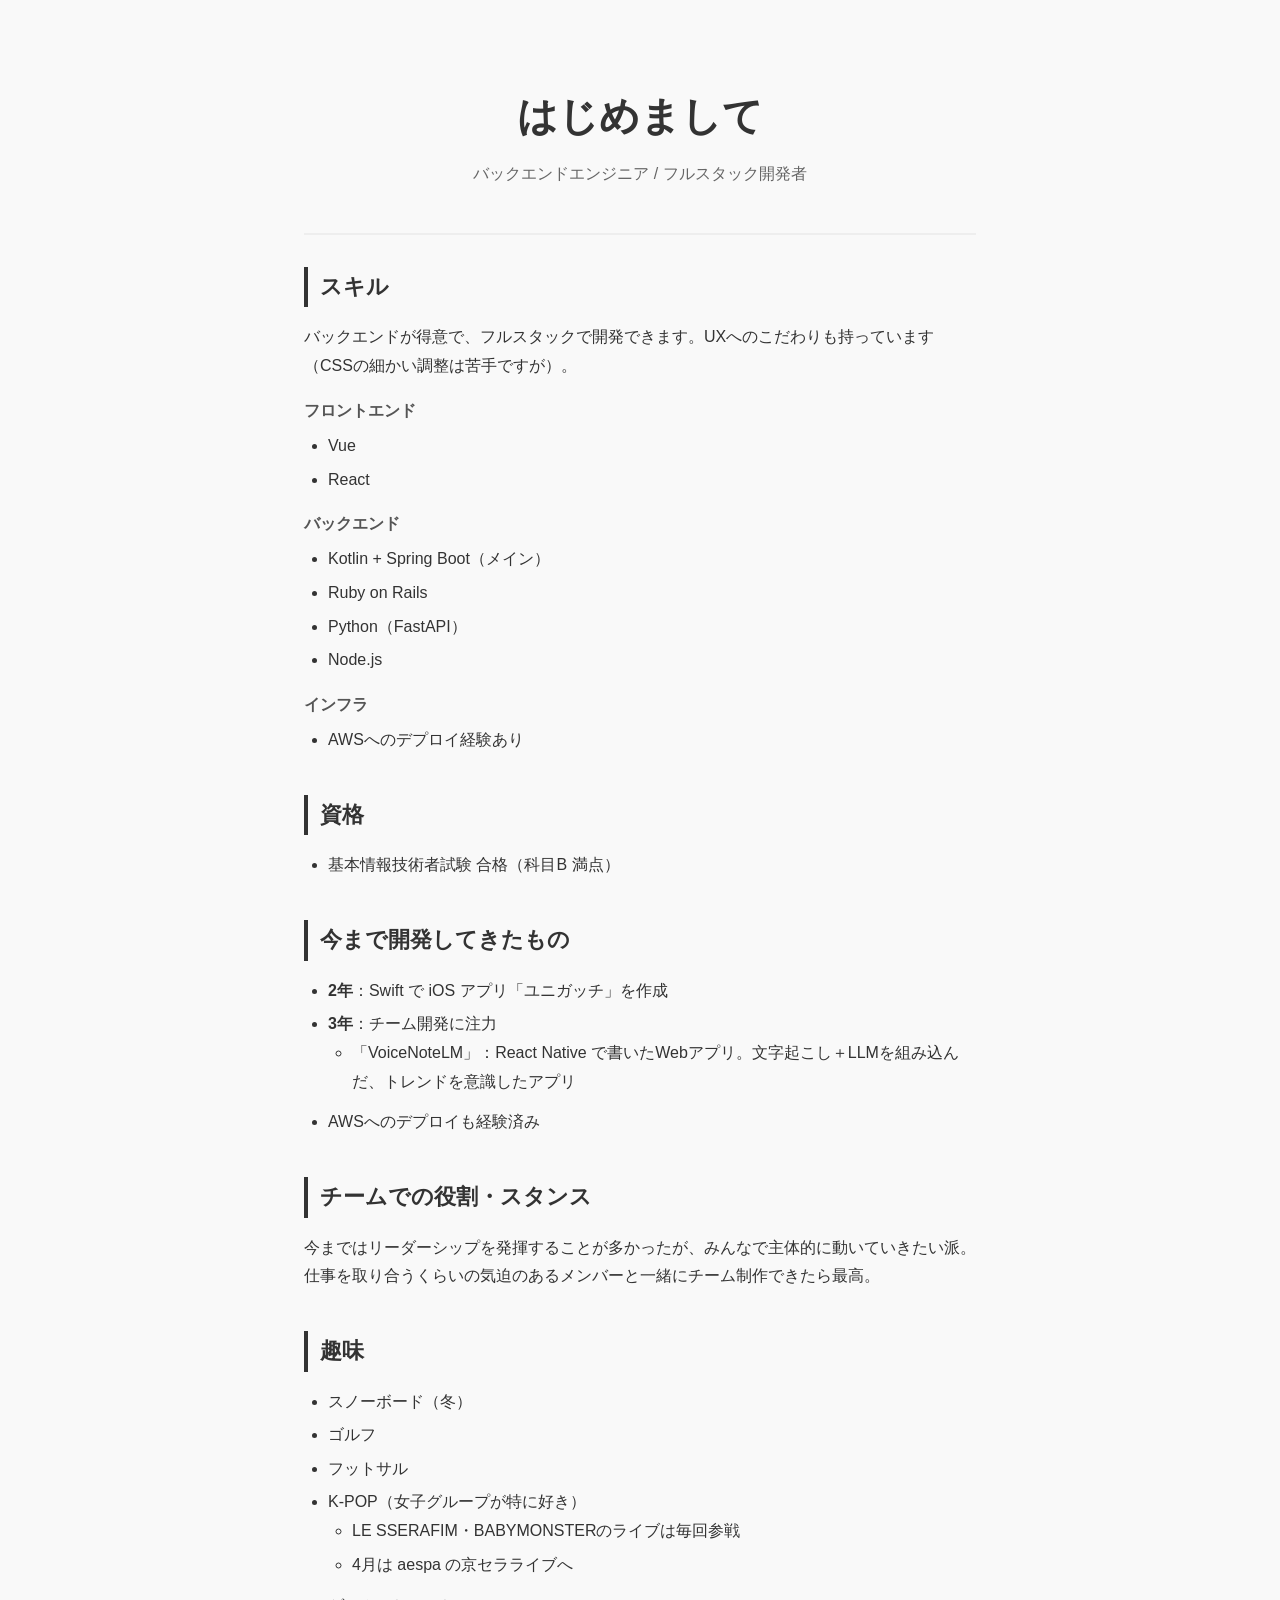
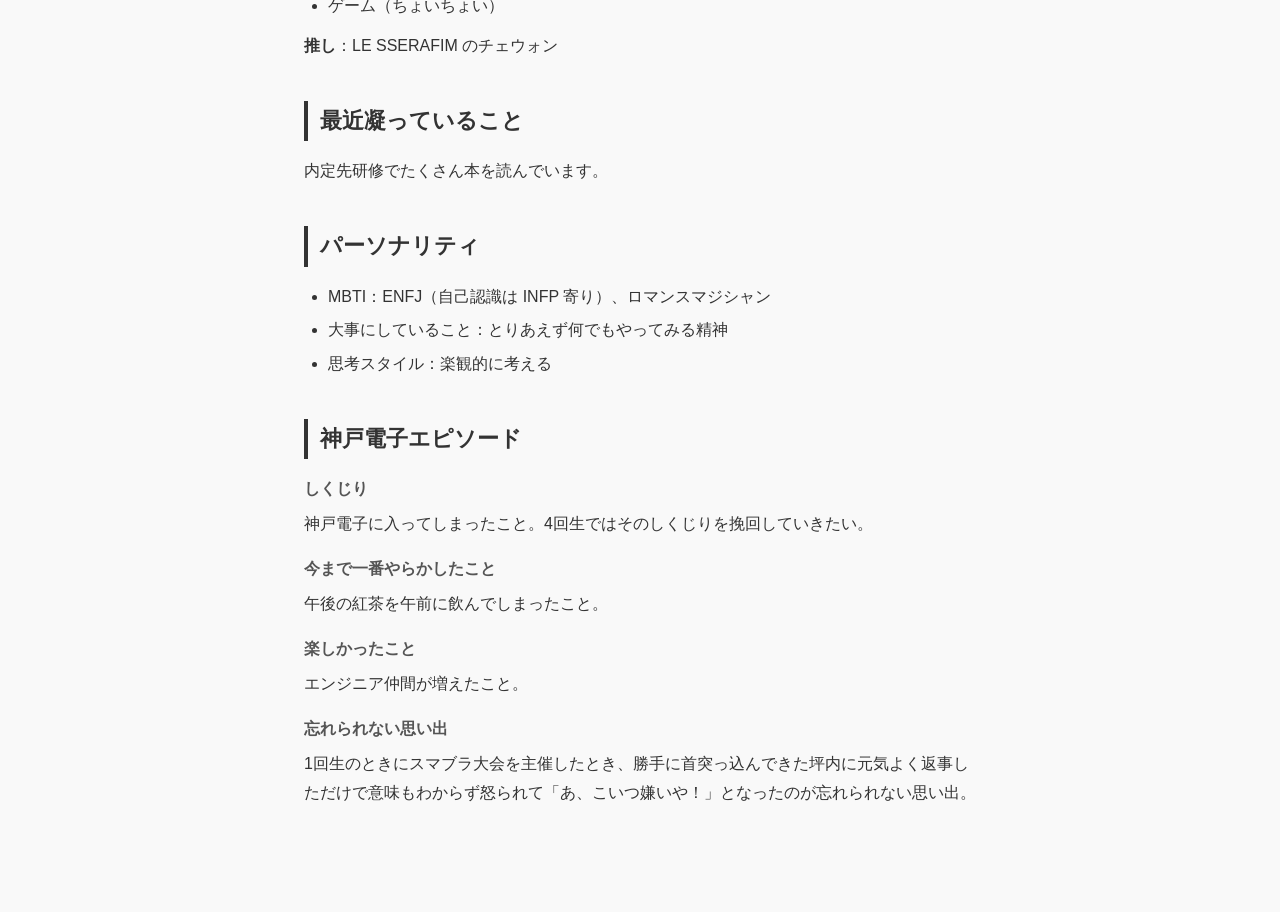
<file: index.html>
<!DOCTYPE html>
<html lang="ja">
<head>
  <meta charset="UTF-8">
  <meta name="viewport" content="width=device-width, initial-scale=1.0">
  <title>自己紹介</title>
  <link rel="stylesheet" href="style.css">
</head>
<body>
  <main>
    <section class="hero">
      <h1>はじめまして</h1>
      <p class="tagline">バックエンドエンジニア / フルスタック開発者</p>
    </section>

    <section>
      <h2>スキル</h2>
      <p>バックエンドが得意で、フルスタックで開発できます。UXへのこだわりも持っています（CSSの細かい調整は苦手ですが）。</p>

      <div class="skill-group">
        <h3>フロントエンド</h3>
        <ul>
          <li>Vue</li>
          <li>React</li>
        </ul>
      </div>

      <div class="skill-group">
        <h3>バックエンド</h3>
        <ul>
          <li>Kotlin + Spring Boot（メイン）</li>
          <li>Ruby on Rails</li>
          <li>Python（FastAPI）</li>
          <li>Node.js</li>
        </ul>
      </div>

      <div class="skill-group">
        <h3>インフラ</h3>
        <ul>
          <li>AWSへのデプロイ経験あり</li>
        </ul>
      </div>
    </section>

    <section>
      <h2>資格</h2>
      <ul>
        <li>基本情報技術者試験 合格（科目B 満点）</li>
      </ul>
    </section>

    <section>
      <h2>今まで開発してきたもの</h2>
      <ul>
        <li><strong>2年</strong>：Swift で iOS アプリ「ユニガッチ」を作成</li>
        <li>
          <strong>3年</strong>：チーム開発に注力
          <ul>
            <li>「VoiceNoteLM」：React Native で書いたWebアプリ。文字起こし＋LLMを組み込んだ、トレンドを意識したアプリ</li>
          </ul>
        </li>
        <li>AWSへのデプロイも経験済み</li>
      </ul>
    </section>

    <section>
      <h2>チームでの役割・スタンス</h2>
      <p>今まではリーダーシップを発揮することが多かったが、みんなで主体的に動いていきたい派。<br>
      仕事を取り合うくらいの気迫のあるメンバーと一緒にチーム制作できたら最高。</p>
    </section>

    <section>
      <h2>趣味</h2>
      <ul>
        <li>スノーボード（冬）</li>
        <li>ゴルフ</li>
        <li>フットサル</li>
        <li>K-POP（女子グループが特に好き）
          <ul>
            <li>LE SSERAFIM・BABYMONSTERのライブは毎回参戦</li>
            <li>4月は aespa の京セラライブへ</li>
          </ul>
        </li>
        <li>ゲーム（ちょいちょい）</li>
      </ul>
      <p><strong>推し</strong>：LE SSERAFIM のチェウォン</p>
    </section>

    <section>
      <h2>最近凝っていること</h2>
      <p>内定先研修でたくさん本を読んでいます。</p>
    </section>

    <section>
      <h2>パーソナリティ</h2>
      <ul>
        <li>MBTI：ENFJ（自己認識は INFP 寄り）、ロマンスマジシャン</li>
        <li>大事にしていること：とりあえず何でもやってみる精神</li>
        <li>思考スタイル：楽観的に考える</li>
      </ul>
    </section>

    <section>
      <h2>神戸電子エピソード</h2>

      <h3>しくじり</h3>
      <p>神戸電子に入ってしまったこと。4回生ではそのしくじりを挽回していきたい。</p>

      <h3>今まで一番やらかしたこと</h3>
      <p>午後の紅茶を午前に飲んでしまったこと。</p>

      <h3>楽しかったこと</h3>
      <p>エンジニア仲間が増えたこと。</p>

      <h3>忘れられない思い出</h3>
      <p>1回生のときにスマブラ大会を主催したとき、勝手に首突っ込んできた坪内に元気よく返事しただけで意味もわからず怒られて「あ、こいつ嫌いや！」となったのが忘れられない思い出。</p>
    </section>
  </main>
</body>
</html>
</file>
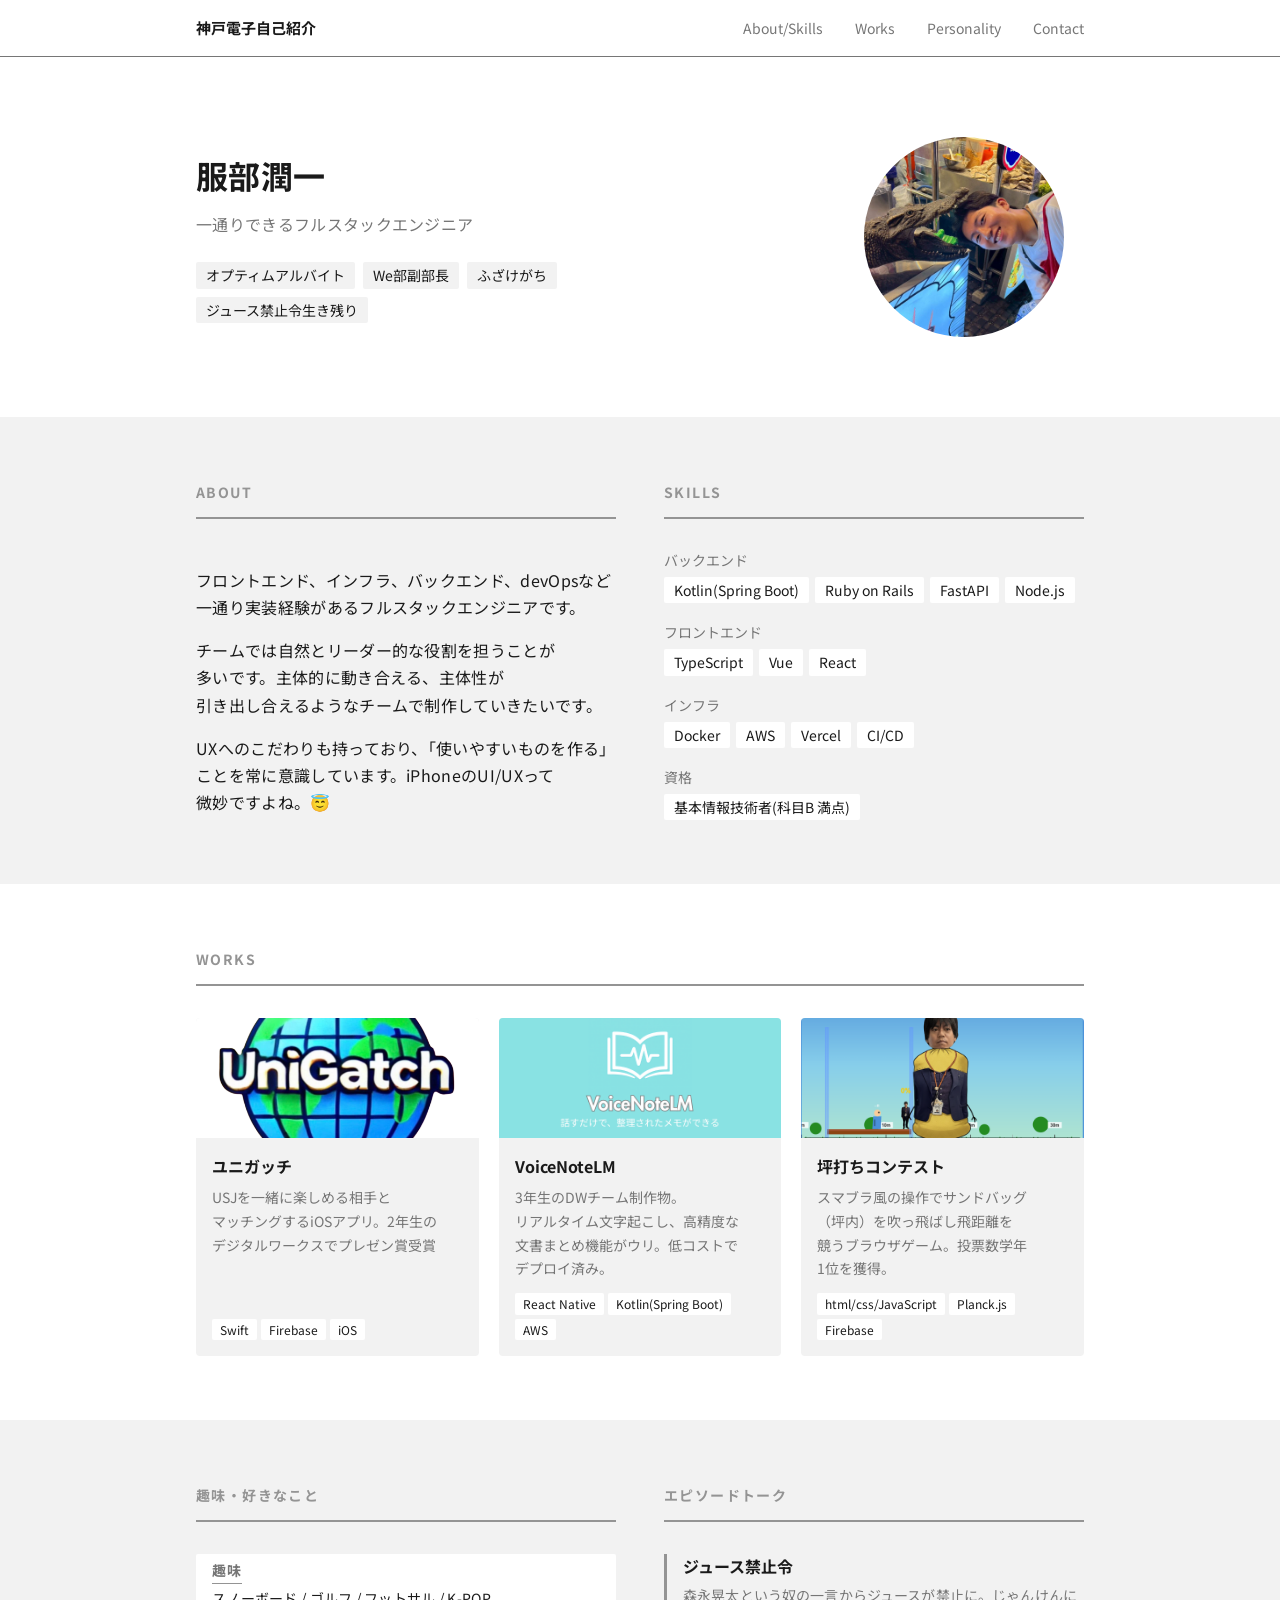
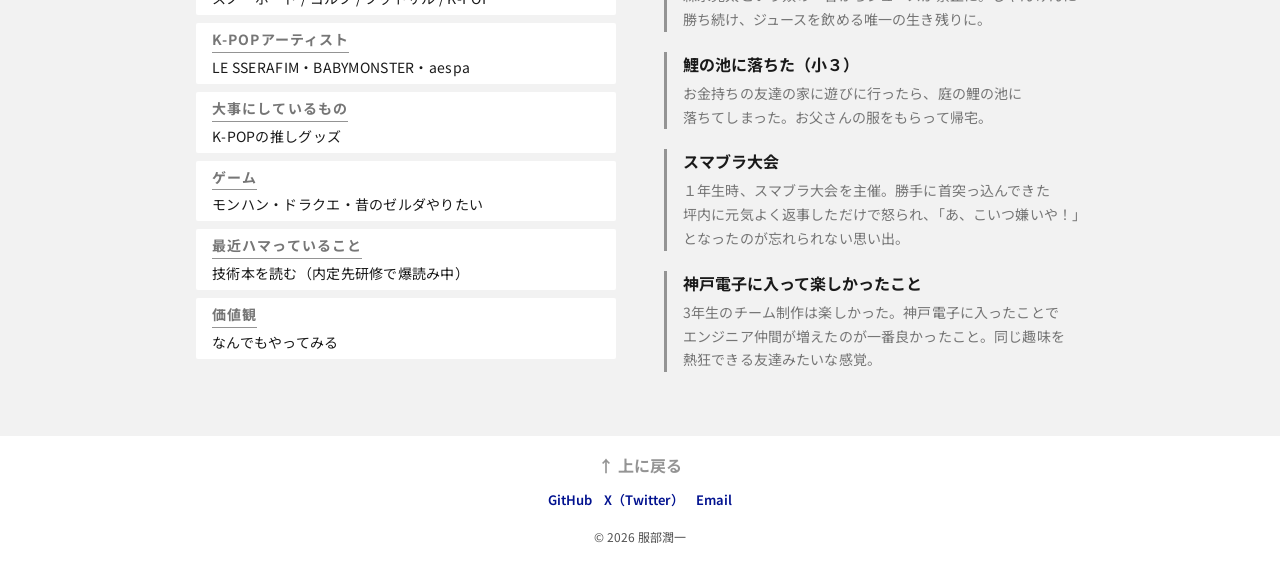
<file: src/index.html>
<!DOCTYPE html>
<html lang="ja">

<head>
  <meta charset="UTF-8">
  <meta name="viewport" content="width=device-width, initial-scale=1.0">
  <title>自己紹介</title>

  <!-- Google Fonts: Noto Sans JP Noto Sans Mono を読み込む -->
  <link rel="preconnect" href="https://fonts.googleapis.com">
  <link rel="preconnect" href="https://fonts.gstatic.com" crossorigin>
  <link href="https://fonts.googleapis.com/css2?family=Noto+Sans+JP:wght@100..900&display=swap" rel="stylesheet">

  <link rel="stylesheet" href="style.css">
</head>

<body>

  <div id="top"></div>

  <header class="nav">
    <div class="container">
      <span class="nav-name">神戸電子自己紹介</span>
      <nav>
        <ul class="nav-links">
          <li><a href="#about">About/Skills</a></li>
          <li><a href="#works">Works</a></li>
          <li><a href="#personality">Personality</a></li>
          <li><a href="#Contact">Contact</a></li>
        </ul>
      </nav>
    </div>
  </header>

  <section class="hero">
    <div class="container">
      <div class="hero-text">
        <h1 class="hero-name">服部潤一</h1>
        <p class="hero-catch">一通りできるフルスタックエンジニア</p>
        <div class="hero-tags">
          <span class="hero-tag">オプティムアルバイト</span>
          <span class="hero-tag">We部副部長</span>
          <span class="hero-tag">ふざけがち</span>
          <span class="hero-tag">ジュース禁止令生き残り</span>
        </div>
      </div>
      <div class="hero-photo">
        <img src="images/profile.jpg" alt="服部潤一の写真">
      </div>
    </div>
  </section>

  <section class="about-skills" id="about">
    <div class="container">

      <div class="about">
        <h2 class="section-title">ABOUT</h2>
        <p class="about-text">フロントエンド、インフラ、バックエンド、devOpsなど一通り実装経験があるフルスタックエンジニアです。</p>
        <p class="about-text"> チームでは自然とリーダー的な役割を担うことが多いです。主体的に動き合える、主体性が引き出し合えるようなチームで制作していきたいです。</p>
        <p class="about-text">UXへのこだわりも持っており、「使いやすいものを作る」ことを常に意識しています。iPhoneのUI/UXって微妙ですよね。😇</p>
      </div>

      <div class="skills" id="skills">
        <h2 class="section-title">SKILLS</h2>
        <div class="skills-grid">

          <div class="skill-row">
            <p class="skill-label">バックエンド</p>
            <div class="skill-chips">
              <span class="skill-chip">Kotlin(Spring Boot)</span>
              <span class="skill-chip">Ruby on Rails</span>
              <span class="skill-chip">FastAPI</span>
              <span class="skill-chip">Node.js</span>
            </div>
          </div>

          <div class="skill-row">
            <p class="skill-label">フロントエンド</p>
            <div class="skill-chips">
              <span class="skill-chip">TypeScript</span>
              <span class="skill-chip">Vue</span>
              <span class="skill-chip">React</span>
            </div>
          </div>

          <div class="skill-row">
            <p class="skill-label">インフラ</p>
            <div class="skill-chips">
              <span class="skill-chip">Docker</span>
              <span class="skill-chip">AWS</span>
              <span class="skill-chip">Vercel</span>
              <span class="skill-chip">CI/CD</span>
            </div>
          </div>
          <div class="skill-row">
            <p class="skill-label">資格</p>
            <div class="skill-chips">
              <span class="skill-chip">基本情報技術者(科目B 満点)</span>
            </div>
          </div>

        </div>
      </div>

    </div>
  </section>

  <section class="works" id="works">
    <div class="container">
      <h2 class="section-title">WORKS</h2>
      <div class="works-grid">

        <!-- ユニがっち -->
        <div class="work-card">
          <div class="card-thumb">
            <img src="images/UniGatch_thumb.png" alt="ユニガッチサムネ">
          </div>
          <div class="card-body">
            <h3 class="card-title">ユニガッチ</h3>
            <p class="card-desc">USJを一緒に楽しめる相手とマッチングするiOSアプリ。2年生のデジタルワークスでプレゼン賞受賞</p>
            <div class="card-tags">
              <span class="card-tag">Swift</span>
              <span class="card-tag">Firebase</span>
              <span class="card-tag">iOS</span>
            </div>
          </div>
        </div>

        <!-- VoiceNoteLM -->
        <div class="work-card">
          <div class="card-thumb">
            <img src="images/VoiceNoteLM_thumbnail.png" alt="VoiceNoteLMサムネ">
          </div>
          <div class="card-body">
            <h3 class="card-title">VoiceNoteLM</h3>
            <p class="card-desc">3年生のDWチーム制作物。リアルタイム文字起こし、高精度な文書まとめ機能がウリ。低コストでデプロイ済み。</p>
            <div class="card-tags">
              <span class="card-tag">React Native</span>
              <span class="card-tag">Kotlin(Spring Boot)</span>
              <span class="card-tag">AWS</span>
            </div>
          </div>
        </div>

        <!-- 坪内コンテスト -->
        <div class="work-card">
          <a class="card-thumb card-thumb--link" href="https://junhat6.github.io/homurun-game/" target="_blank" rel="noopener">
            <img src="images/tsubouchi_thumbnail.png" alt="坪打ちコンテストサムネ">
          </a>
          <div class="card-body">
            <h3 class="card-title">坪打ちコンテスト</h3>
            <p class="card-desc">スマブラ風の操作でサンドバッグ（坪内）を吹っ飛ばし飛距離を競うブラウザゲーム。投票数学年1位を獲得。</p>
            <div class="card-tags">
              <span class="card-tag">html/css/JavaScript</span>
              <span class="card-tag">Planck.js</span>
              <span class="card-tag">Firebase</span>
            </div>
          </div>
        </div>

      </div>
    </div>
  </section>

  <section class="personality" id="personality">
    <div class="container">
      <div class="hobby">
        <h2 class="section-title">趣味・好きなこと</h2>
        <div class="hobby-list">

          <div class="hobby-card">
            <span class="hobby-label">趣味</span>
            <p class="hobby-body">スノーボード / ゴルフ / フットサル / K-POP</p>
          </div>

          <div class="hobby-card">
            <span class="hobby-label">K-POPアーティスト</span>
            <p class="hobby-body">LE SSERAFIM・BABYMONSTER・aespa</p>
          </div>

          <div class="hobby-card">
            <span class="hobby-label">大事にしているもの</span>
            <p class="hobby-body">K-POPの推しグッズ</p>
          </div>

          <div class="hobby-card">
            <span class="hobby-label">ゲーム</span>
            <p class="hobby-body">モンハン・ドラクエ・昔のゼルダやりたい</p>
          </div>

          <div class="hobby-card">
            <span class="hobby-label">最近ハマっていること</span>
            <p class="hobby-body">技術本を読む（内定先研修で爆読み中）</p>
          </div>

          <div class="hobby-card">
            <span class="hobby-label">価値観</span>
            <p class="hobby-body">なんでもやってみる</p>
          </div>

        </div>
      </div>

      <div class="episodes">
        <h2 class="section-title">エピソードトーク</h2>
        <div class="episode-list">
          <div class="episode-item">
            <p class="ep-title">ジュース禁止令</p>
            <p class="ep-body">森永晃太という奴の一言からジュースが禁止に。じゃんけんに勝ち続け、ジュースを飲める唯一の生き残りに。</p>
          </div>

          <div class="episode-item">
            <p class="ep-title">鯉の池に落ちた（小３）</p>
            <p class="ep-body">お金持ちの友達の家に遊びに行ったら、庭の鯉の池に落ちてしまった。お父さんの服をもらって帰宅。</p>
          </div>

          <div class="episode-item">
            <p class="ep-title">スマブラ大会</p>
            <p class="ep-body">１年生時、スマブラ大会を主催。勝手に首突っ込んできた坪内に元気よく返事しただけで怒られ、「あ、こいつ嫌いや！」となったのが忘れられない思い出。</p>
          </div>

          <div class="episode-item">
            <p class="ep-title">神戸電子に入って楽しかったこと</p>
            <p class="ep-body">3年生のチーム制作は楽しかった。神戸電子に入ったことでエンジニア仲間が増えたのが一番良かったこと。同じ趣味を熱狂できる友達みたいな感覚。</p>
          </div>

        </div>
      </div>

    </div>
  </section>

  <footer class="site-footer" aria-label="フッター" id="Contact">
    <div class="footer-inner">
      <a class="to-top" href="#top">↑ 上に戻る</a>

      <nav class="footer-links" aria-label="外部リンク">
        <a href="https://github.com/junhat6" target="_blank" rel="noopener noreferrer">GitHub</a>
        <a href="https://x.com/junhat06" target="_blank" rel="noopener noreferrer">X（Twitter）</a>
        <a href="mailto:junhat6@gmail.com">Email</a>
      </nav>

      <small class="copyright">© 2026 服部潤一</small>
    </div>
  </footer>


</body>

</html>
</file>
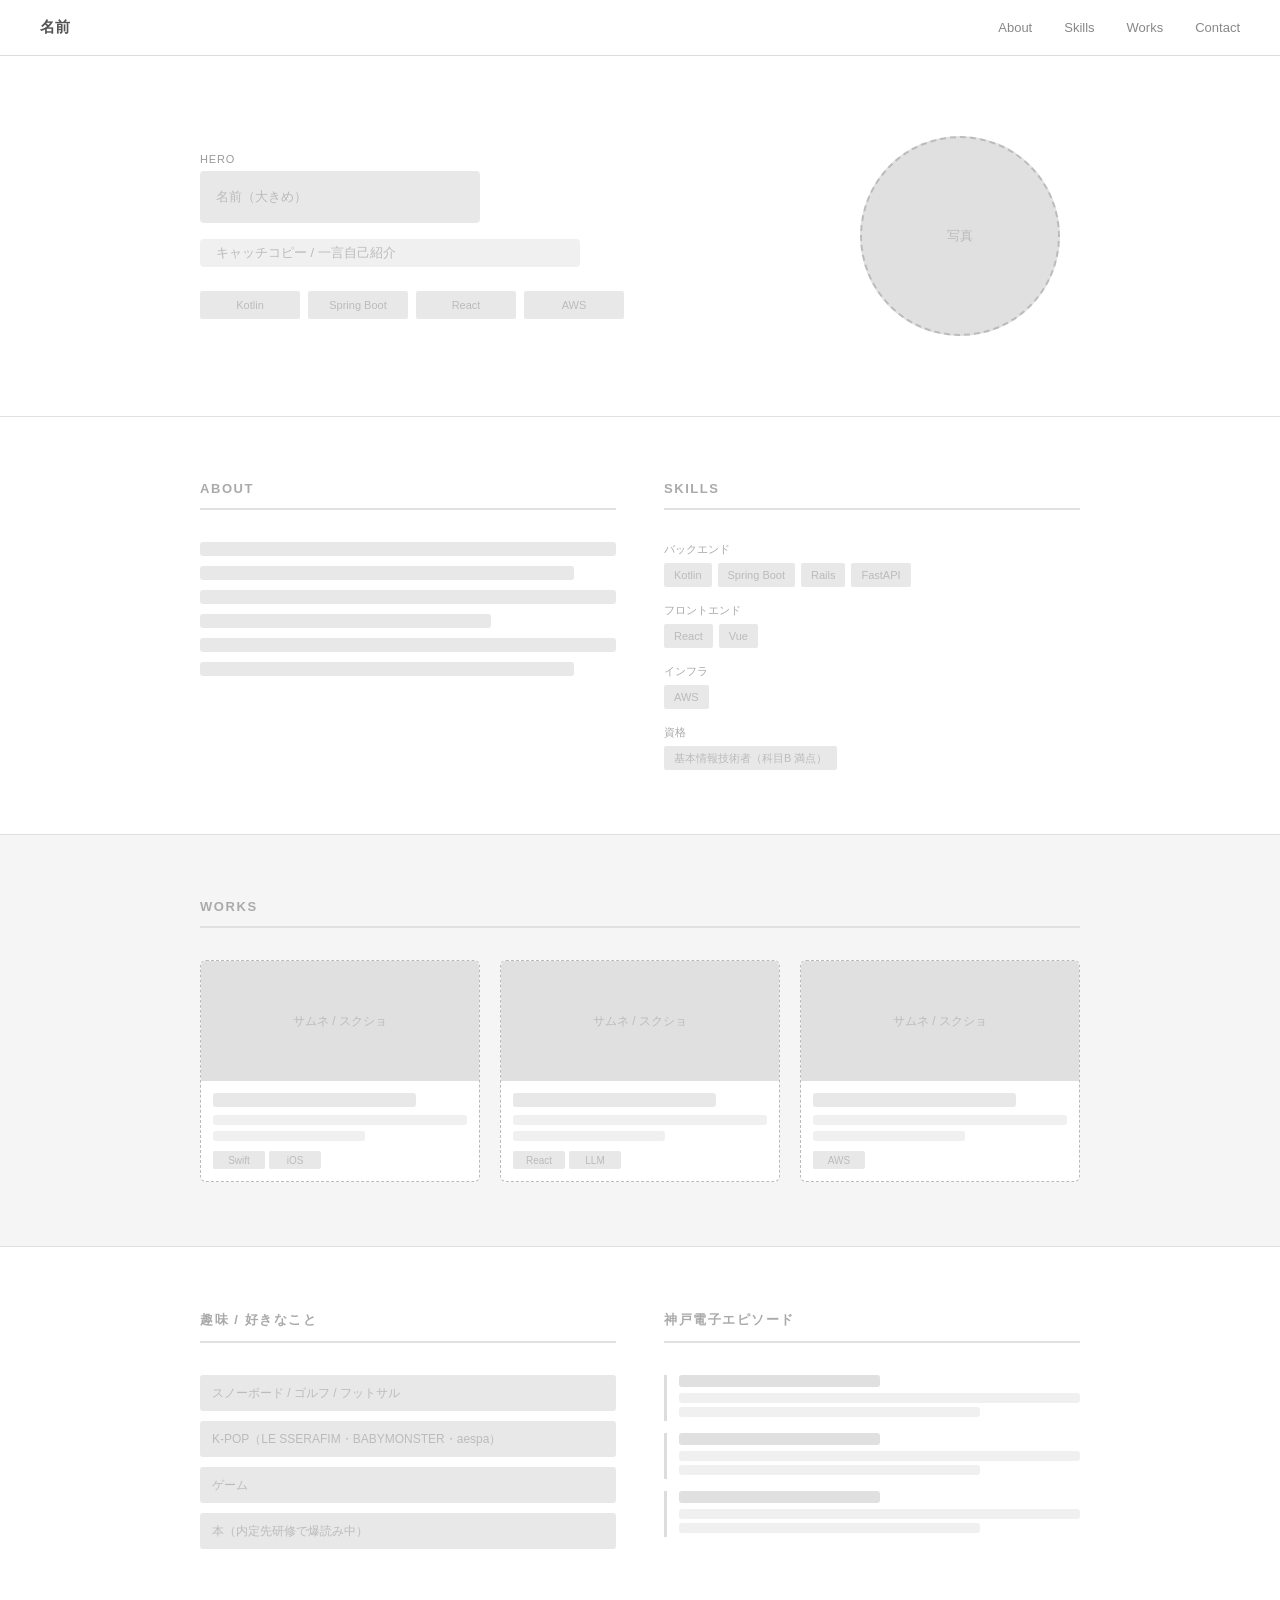
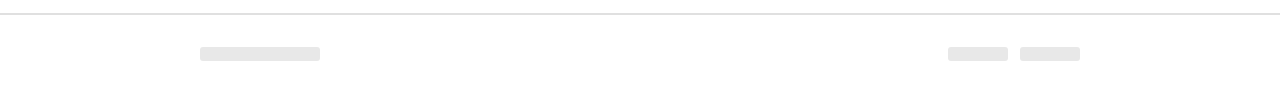
<file: wireframe.html>
<!DOCTYPE html>
<html lang="ja">
<head>
  <meta charset="UTF-8">
  <meta name="viewport" content="width=device-width, initial-scale=1.0">
  <title>ワイヤーフレーム</title>
  <style>
    * { box-sizing: border-box; margin: 0; padding: 0; }

    body {
      font-family: sans-serif;
      background: #f5f5f5;
      color: #333;
    }

    /* ---- ラベルスタイル共通 ---- */
    .label {
      font-size: 11px;
      color: #999;
      text-transform: uppercase;
      letter-spacing: 0.08em;
      margin-bottom: 6px;
    }
    .block {
      background: #e8e8e8;
      border: 1.5px dashed #bbb;
      border-radius: 4px;
      display: flex;
      align-items: center;
      justify-content: center;
      color: #aaa;
      font-size: 13px;
    }

    /* ---- ナビ ---- */
    nav {
      background: #fff;
      border-bottom: 1px solid #ddd;
      padding: 0 40px;
      height: 56px;
      display: flex;
      align-items: center;
      justify-content: space-between;
      position: sticky;
      top: 0;
      z-index: 100;
    }
    nav .nav-name {
      font-size: 15px;
      font-weight: 600;
      color: #555;
    }
    nav .nav-links {
      display: flex;
      gap: 32px;
      list-style: none;
    }
    nav .nav-links li {
      font-size: 13px;
      color: #888;
    }

    /* ---- コンテンツ共通 ---- */
    .container {
      max-width: 960px;
      margin: 0 auto;
      padding: 0 40px;
    }

    section {
      padding: 64px 0;
      border-bottom: 1px solid #e0e0e0;
    }

    h2.section-title {
      font-size: 13px;
      font-weight: 700;
      letter-spacing: 0.12em;
      text-transform: uppercase;
      color: #aaa;
      margin-bottom: 32px;
      padding-bottom: 12px;
      border-bottom: 2px solid #e0e0e0;
    }

    /* ---- Hero ---- */
    .hero {
      background: #fff;
      border-bottom: 1px solid #e0e0e0;
      padding: 80px 0;
    }
    .hero .container {
      display: grid;
      grid-template-columns: 1fr 240px;
      gap: 48px;
      align-items: center;
    }
    .hero-text .name-placeholder {
      background: #e8e8e8;
      border-radius: 4px;
      height: 52px;
      width: 280px;
      margin-bottom: 16px;
      display: flex;
      align-items: center;
      padding: 0 16px;
      color: #bbb;
      font-size: 13px;
    }
    .hero-text .catch-placeholder {
      background: #f0f0f0;
      border-radius: 4px;
      height: 28px;
      width: 380px;
      margin-bottom: 24px;
      display: flex;
      align-items: center;
      padding: 0 16px;
      color: #bbb;
      font-size: 13px;
    }
    .hero-text .tags {
      display: flex;
      gap: 8px;
      flex-wrap: wrap;
    }
    .hero-text .tag {
      background: #e8e8e8;
      border-radius: 2px;
      height: 28px;
      width: 100px;
      display: flex;
      align-items: center;
      justify-content: center;
      color: #bbb;
      font-size: 11px;
    }
    .hero-photo {
      width: 200px;
      height: 200px;
      border-radius: 50%;
      background: #e0e0e0;
      border: 2px dashed #bbb;
      display: flex;
      align-items: center;
      justify-content: center;
      color: #bbb;
      font-size: 13px;
      justify-self: center;
    }

    /* ---- About + Skills（2カラム） ---- */
    .about-skills .container {
      display: grid;
      grid-template-columns: 1fr 1fr;
      gap: 48px;
    }
    .about-text .line {
      background: #e8e8e8;
      border-radius: 3px;
      height: 14px;
      margin-bottom: 10px;
    }
    .about-text .line.short { width: 70%; }
    .about-text .line.medium { width: 90%; }
    .about-text .line.full { width: 100%; }

    .skills-grid {
      display: flex;
      flex-direction: column;
      gap: 16px;
    }
    .skill-row .skill-label {
      font-size: 11px;
      color: #aaa;
      margin-bottom: 6px;
    }
    .skill-chips {
      display: flex;
      gap: 6px;
      flex-wrap: wrap;
    }
    .skill-chip {
      background: #e8e8e8;
      border-radius: 2px;
      height: 24px;
      padding: 0 10px;
      display: flex;
      align-items: center;
      color: #bbb;
      font-size: 11px;
    }

    /* ---- Works ---- */
    .works-grid {
      display: grid;
      grid-template-columns: repeat(3, 1fr);
      gap: 20px;
    }
    .work-card {
      background: #fff;
      border: 1.5px dashed #bbb;
      border-radius: 6px;
      overflow: hidden;
    }
    .work-card .card-thumb {
      background: #e0e0e0;
      height: 120px;
      display: flex;
      align-items: center;
      justify-content: center;
      color: #bbb;
      font-size: 12px;
    }
    .work-card .card-body {
      padding: 12px;
    }
    .work-card .card-title {
      background: #e8e8e8;
      height: 14px;
      border-radius: 3px;
      margin-bottom: 8px;
      width: 80%;
    }
    .work-card .card-desc {
      background: #f0f0f0;
      height: 10px;
      border-radius: 3px;
      margin-bottom: 6px;
    }
    .work-card .card-desc.short {
      width: 60%;
    }
    .work-card .card-tags {
      display: flex;
      gap: 4px;
      margin-top: 10px;
    }
    .work-card .card-tag {
      background: #e8e8e8;
      border-radius: 2px;
      height: 18px;
      width: 52px;
      font-size: 10px;
      display: flex;
      align-items: center;
      justify-content: center;
      color: #bbb;
    }

    /* ---- Personality / エピソード ---- */
    .personality .container {
      display: grid;
      grid-template-columns: 1fr 1fr;
      gap: 48px;
    }
    .hobby-list {
      display: flex;
      flex-direction: column;
      gap: 10px;
    }
    .hobby-item {
      background: #e8e8e8;
      border-radius: 3px;
      height: 36px;
      display: flex;
      align-items: center;
      padding: 0 12px;
      color: #bbb;
      font-size: 12px;
    }
    .episode-list {
      display: flex;
      flex-direction: column;
      gap: 12px;
    }
    .episode-item {
      border-left: 3px solid #ddd;
      padding-left: 12px;
    }
    .episode-item .ep-title {
      background: #e0e0e0;
      height: 12px;
      border-radius: 3px;
      width: 50%;
      margin-bottom: 6px;
    }
    .episode-item .ep-body {
      background: #f0f0f0;
      height: 10px;
      border-radius: 3px;
      margin-bottom: 4px;
    }
    .episode-item .ep-body.short {
      width: 75%;
    }

    /* ---- Footer ---- */
    footer {
      background: #fff;
      border-top: 1px solid #e0e0e0;
      padding: 32px 0;
    }
    footer .container {
      display: flex;
      align-items: center;
      justify-content: space-between;
    }
    .footer-name {
      background: #e8e8e8;
      height: 14px;
      width: 120px;
      border-radius: 3px;
    }
    .footer-links {
      display: flex;
      gap: 12px;
    }
    .footer-link {
      background: #e8e8e8;
      height: 14px;
      width: 60px;
      border-radius: 3px;
    }

    /* ---- セクションラベル（右上） ---- */
    .section-note {
      float: right;
      font-size: 10px;
      color: #ccc;
      margin-top: -4px;
    }
  </style>
</head>
<body>

  <!-- ナビ -->
  <nav>
    <span class="nav-name">名前</span>
    <ul class="nav-links">
      <li>About</li>
      <li>Skills</li>
      <li>Works</li>
      <li>Contact</li>
    </ul>
  </nav>

  <!-- Hero -->
  <section class="hero">
    <div class="container">
      <div class="hero-text">
        <p class="label">Hero</p>
        <div class="name-placeholder">名前（大きめ）</div>
        <div class="catch-placeholder">キャッチコピー / 一言自己紹介</div>
        <div class="tags">
          <div class="tag">Kotlin</div>
          <div class="tag">Spring Boot</div>
          <div class="tag">React</div>
          <div class="tag">AWS</div>
        </div>
      </div>
      <div class="hero-photo">写真</div>
    </div>
  </section>

  <!-- About + Skills -->
  <section class="about-skills" style="background:#fff;">
    <div class="container">
      <div>
        <h2 class="section-title">About</h2>
        <div class="about-text">
          <div class="line full"></div>
          <div class="line medium"></div>
          <div class="line full"></div>
          <div class="line short"></div>
          <div class="line full"></div>
          <div class="line medium"></div>
        </div>
      </div>
      <div>
        <h2 class="section-title">Skills</h2>
        <div class="skills-grid">
          <div class="skill-row">
            <div class="skill-label">バックエンド</div>
            <div class="skill-chips">
              <div class="skill-chip">Kotlin</div>
              <div class="skill-chip">Spring Boot</div>
              <div class="skill-chip">Rails</div>
              <div class="skill-chip">FastAPI</div>
            </div>
          </div>
          <div class="skill-row">
            <div class="skill-label">フロントエンド</div>
            <div class="skill-chips">
              <div class="skill-chip">React</div>
              <div class="skill-chip">Vue</div>
            </div>
          </div>
          <div class="skill-row">
            <div class="skill-label">インフラ</div>
            <div class="skill-chips">
              <div class="skill-chip">AWS</div>
            </div>
          </div>
          <div class="skill-row">
            <div class="skill-label">資格</div>
            <div class="skill-chips">
              <div class="skill-chip" style="width:auto;padding:0 10px;">基本情報技術者（科目B 満点）</div>
            </div>
          </div>
        </div>
      </div>
    </div>
  </section>

  <!-- Works -->
  <section>
    <div class="container">
      <h2 class="section-title">Works</h2>
      <div class="works-grid">
        <div class="work-card">
          <div class="card-thumb">サムネ / スクショ</div>
          <div class="card-body">
            <div class="card-title"></div>
            <div class="card-desc"></div>
            <div class="card-desc short"></div>
            <div class="card-tags">
              <div class="card-tag">Swift</div>
              <div class="card-tag">iOS</div>
            </div>
          </div>
        </div>
        <div class="work-card">
          <div class="card-thumb">サムネ / スクショ</div>
          <div class="card-body">
            <div class="card-title"></div>
            <div class="card-desc"></div>
            <div class="card-desc short"></div>
            <div class="card-tags">
              <div class="card-tag">React</div>
              <div class="card-tag">LLM</div>
            </div>
          </div>
        </div>
        <div class="work-card">
          <div class="card-thumb">サムネ / スクショ</div>
          <div class="card-body">
            <div class="card-title"></div>
            <div class="card-desc"></div>
            <div class="card-desc short"></div>
            <div class="card-tags">
              <div class="card-tag">AWS</div>
            </div>
          </div>
        </div>
      </div>
    </div>
  </section>

  <!-- Personality -->
  <section class="personality" style="background:#fff;">
    <div class="container">
      <div>
        <h2 class="section-title">趣味 / 好きなこと</h2>
        <div class="hobby-list">
          <div class="hobby-item">スノーボード / ゴルフ / フットサル</div>
          <div class="hobby-item">K-POP（LE SSERAFIM・BABYMONSTER・aespa）</div>
          <div class="hobby-item">ゲーム</div>
          <div class="hobby-item">本（内定先研修で爆読み中）</div>
        </div>
      </div>
      <div>
        <h2 class="section-title">神戸電子エピソード</h2>
        <div class="episode-list">
          <div class="episode-item">
            <div class="ep-title"></div>
            <div class="ep-body"></div>
            <div class="ep-body short"></div>
          </div>
          <div class="episode-item">
            <div class="ep-title"></div>
            <div class="ep-body"></div>
            <div class="ep-body short"></div>
          </div>
          <div class="episode-item">
            <div class="ep-title"></div>
            <div class="ep-body"></div>
            <div class="ep-body short"></div>
          </div>
        </div>
      </div>
    </div>
  </section>

  <!-- Footer -->
  <footer>
    <div class="container">
      <div class="footer-name"></div>
      <div class="footer-links">
        <div class="footer-link"></div>
        <div class="footer-link"></div>
      </div>
    </div>
  </footer>

</body>
</html>
</file>
<file: style.css>
/* ベースリセット */
*, *::before, *::after {
  box-sizing: border-box;
  margin: 0;
  padding: 0;
}

body {
  font-family: 'Helvetica Neue', Arial, 'Hiragino Sans', 'Hiragino Kaku Gothic ProN', sans-serif;
  background-color: #f9f9f9;
  color: #333;
  line-height: 1.8;
}

main {
  max-width: 720px;
  margin: 0 auto;
  padding: 2rem 1.5rem 4rem;
}

/* ヒーローセクション */
.hero {
  text-align: center;
  padding: 3rem 0 2rem;
  border-bottom: 2px solid #eee;
  margin-bottom: 2rem;
}

.hero h1 {
  font-size: 2.5rem;
  font-weight: 700;
  margin-bottom: 0.5rem;
}

.hero .tagline {
  font-size: 1rem;
  color: #666;
}

/* セクション共通 */
section {
  margin-bottom: 2.5rem;
}

h2 {
  font-size: 1.4rem;
  font-weight: 700;
  border-left: 4px solid #333;
  padding-left: 0.75rem;
  margin-bottom: 1rem;
}

h3 {
  font-size: 1rem;
  font-weight: 600;
  margin-top: 1rem;
  margin-bottom: 0.4rem;
  color: #555;
}

p {
  margin-bottom: 0.75rem;
}

ul {
  padding-left: 1.5rem;
  margin-bottom: 0.75rem;
}

li {
  margin-bottom: 0.3rem;
}

/* スキルグループ */
.skill-group {
  margin-top: 1rem;
}

strong {
  font-weight: 600;
}
</file>
<file: src/style.css>
*,
*::before,
*::after {
  box-sizing: border-box;
  margin: 0;
  padding: 0;
}

/* ===== CSS変数（カラーテーマ） ===== */
:root {
  --text-main: #1a1a1a;
  --text-sub: #767676;
  --text-muted: #949494;
  --bg-page: #ffffff;
  --bg-alt: #f2f2f2;
  --border: #949494;
  --border-strong: #767676;
  --accent: #0017c1;
  --accent-hover: #00118f;
  --accent-light: #e8f1fe;
  --link: #00118f;
  --link-hover: #0017c1;
  --font-sans: 'Noto Sans JP';
  --font-mono: 'Noto Sans Mono';
}

body {
  font-family: var(--font-sans);
  background-color: var(--bg-page);
  color: var(--text-main);
  line-height: 1.7;
  text-autospace: normal;
}

p {
  word-break: auto-phrase;
  text-wrap: pretty;
}

h1 h2 h3 {
  text-wrap: balance;
}

.container {
  max-width: 968px;
  margin: 0 auto;
  padding: 0 40px;
}

.nav {
  background-color: var(--bg-page);
  border-bottom: 1px solid var(--border-strong);
  position: sticky;
  top: 0;
  z-index: 100;
}

.nav .container {
  height: 56px;
  display: flex;
  align-items: center;
  justify-content: space-between;
}

.nav-name {
  font-size: 15px;
  font-weight: 700;
  color: var(--text-main);
}

.nav-links {
  display: flex;
  gap: 32px;
  list-style: none;
}

.nav-links a {
  font-size: 14px;
  color: var(--text-sub);
  text-decoration: none;
}

.nav-links a:hover {
  color: var(--text-main);
}

.hero {
  background-color: var(--bg-page);
  padding: 80px 0;
}

.hero .container {
  display: grid;
  grid-template-columns: 1fr 240px;
  gap: 48px;
  align-items: center;
}

@media (max-width: 640px) {
  .hero .container {
    grid-template-columns: 1fr;
  }
  
  .hero-photo {
    order: 1;
  }
}

.hero-name {
  font-size: 32px;
  font-weight: 700;
  line-height: 1.5;
  letter-spacing: 0.01em;
  color: var(--text-main);
  margin-bottom: 12px;
}

.hero-catch {
  font-size: 16px;
  font-weight: 400;
  line-height: 1.7;
  letter-spacing: 0.02em;
  color: var(--text-sub);
  margin-bottom: 24px;
}

.hero-tags {
  display: flex;
  gap: 8px;
  flex-wrap: wrap;
  max-width: 420px;
}

.hero-tag {
  background-color: var(--bg-alt);
  color: var(--text-main);
  font-size: 14px;
  line-height: 1.3;
  padding: 4px 10px;
  border-radius: 2px;
}

.hero-photo img {
  width: 200px;
  height: 200px;
  border-radius: 50%;
  object-fit: cover;
  display: block;
  margin: 0 auto;
}

.section-title {
  font-size: 14px;
  font-weight: 700;
  letter-spacing: 0.1em;
  color: var(--text-muted);
  margin-bottom: 32px;
  padding-bottom: 12px;
  border-bottom: 2px solid var(--border);
}

.about-skills {
  background-color: var(--bg-alt);
  padding: 64px 0px;
}

.about-skills .container {
  display: grid;
  grid-template-columns: repeat(auto-fit, minmax(min(100%, 360px), 1fr));
  gap: 48px;
}

.about-text {
  font-size: 16px;
  font-weight: 400;
  line-height: 1.7;
  letter-spacing: 0.02em;
  color: var(--text-main);
}

.about {
  display: flex;
  flex-direction: column;
  gap: 1em;
}

.skills-grid {
  display: flex;
  flex-direction: column;
  gap: 20px;
}

.skill-label {
  font-size: 14px;
  font-weight: 400;
  line-height: 1.3;
  letter-spacing: 0;
  color: var(--text-sub);
  margin-bottom: 8px;
}

.skill-chips {
  display: flex;
  gap: 6px;
  flex-wrap: wrap;
}

.skill-chip {
  background-color: var(--bg-page);
  color: var(--text-main);
  font-size: 14px;
  line-height: 1.3;
  letter-spacing: 0;
  padding: 4px 10px;
  border-radius: 2px;
}

.works {
  background-color: var(--bg-page);
  padding: 64px 0;
}

.works-grid {
  display: grid;
  grid-template-columns: repeat(auto-fit, minmax(220px, 1fr));
  gap: 20px;
}

.work-card {
  background-color: var(--bg-alt);
  border-radius: 4px;
  overflow: hidden;
  display: flex;
  flex-direction: column;
}

.card-thumb {
  background-color: var(--border);
  height: 120px;
  display: flex;
  align-items: center;
  justify-content: center;
  overflow: hidden;
}

.card-thumb img {
  width: 100%;
  height: 100%;
  object-fit: cover;
  display: block;
}

.card-thumb--link:hover {
  background-color: var(--accent);
}

.card-body {
  padding: 16px;
  display: flex;
  flex-direction: column;
  gap: 8px;
  flex: 1;
}

.card-title {
  font-size: 16px;
  font-weight: 700;
  line-height: 1.5;
  color: var(--text-main);
}

.card-desc {
  font-size: 14px;
  line-height: 1.7;
  color: var(--text-sub);
  flex: 1;
}

.card-tags {
  display: flex;
  gap: 4px;
  flex-wrap: wrap;
  margin-top: 4px;
}

.card-tag {
  background-color: var(--bg-page);
  color: var(--text-main);
  font-size: 12px;
  line-height: 1.3;
  padding: 3px 8px;
  border-radius: 2px;
}

.personality {
  background-color: var(--bg-alt);
  padding: 64px 0;
}

.personality .container {
  display: grid;
  grid-template-columns: repeat(auto-fit, minmax(min(100%, 360px), 1fr));
  gap: 48px;
}

.hobby-list {
  display: flex;
  flex-direction: column;
  gap: 8px;
}

.hobby-card {
  background-color: var(--bg-page);
  border-radius: 2px;
  padding: 2px 16px;
}

.hobby-label {
  display: inline-block;
  font-size: 14px;
  font-weight: 700;
  letter-spacing: 0.08em;
  color: var(--text-sub);
  margin-bottom: 4px;
  border-bottom: 1px solid var(--border);
}

.hobby-body {
  font-size: 14px;
  line-height: 1.5;
  letter-spacing: 0.02em;
  color: var(--text-main);
  margin-bottom: 4px;
}

.episode-list {
  display: flex;
  flex-direction: column;
  gap: 20px;
}

.episode-item {
  border-left: 3px solid var(--border);
  padding-left: 16px;
}

.ep-title {
  font-size: 16px;
  font-weight: 700;
  line-height: 1.5;
  color: var(--text-main);
  margin-bottom: 6px;
}

.ep-body {
  font-size: 14px;
  line-height: 1.7;
  letter-spacing: 0.01em;
  color: var(--text-sub);
}

/* ===== Footer ===== */
.site-footer {
  padding-top: 16px;
  text-align: center;
}

.footer-inner {
  max-width: 560px;
  margin: 0 auto;
  padding: 0 16px 24px;
}

.to-top {
  display: inline-block;
  margin-bottom: 10px;
  text-decoration: none;
  font-weight: 700;
  color: var(--text-muted);
}

.footer-links {
  display: flex;
  justify-content: center;
  flex-wrap: wrap;
  gap: 12px;
  margin-bottom: 10px;
}

.footer-links a {
  color: var(--link);
  text-decoration: none;
  font-weight: 600;
  font-size: 13px;
}

.footer-links a:hover {
  text-decoration: underline;
}

.copyright {
  font-size: 12px;
  opacity: 0.75;
}
</file>
